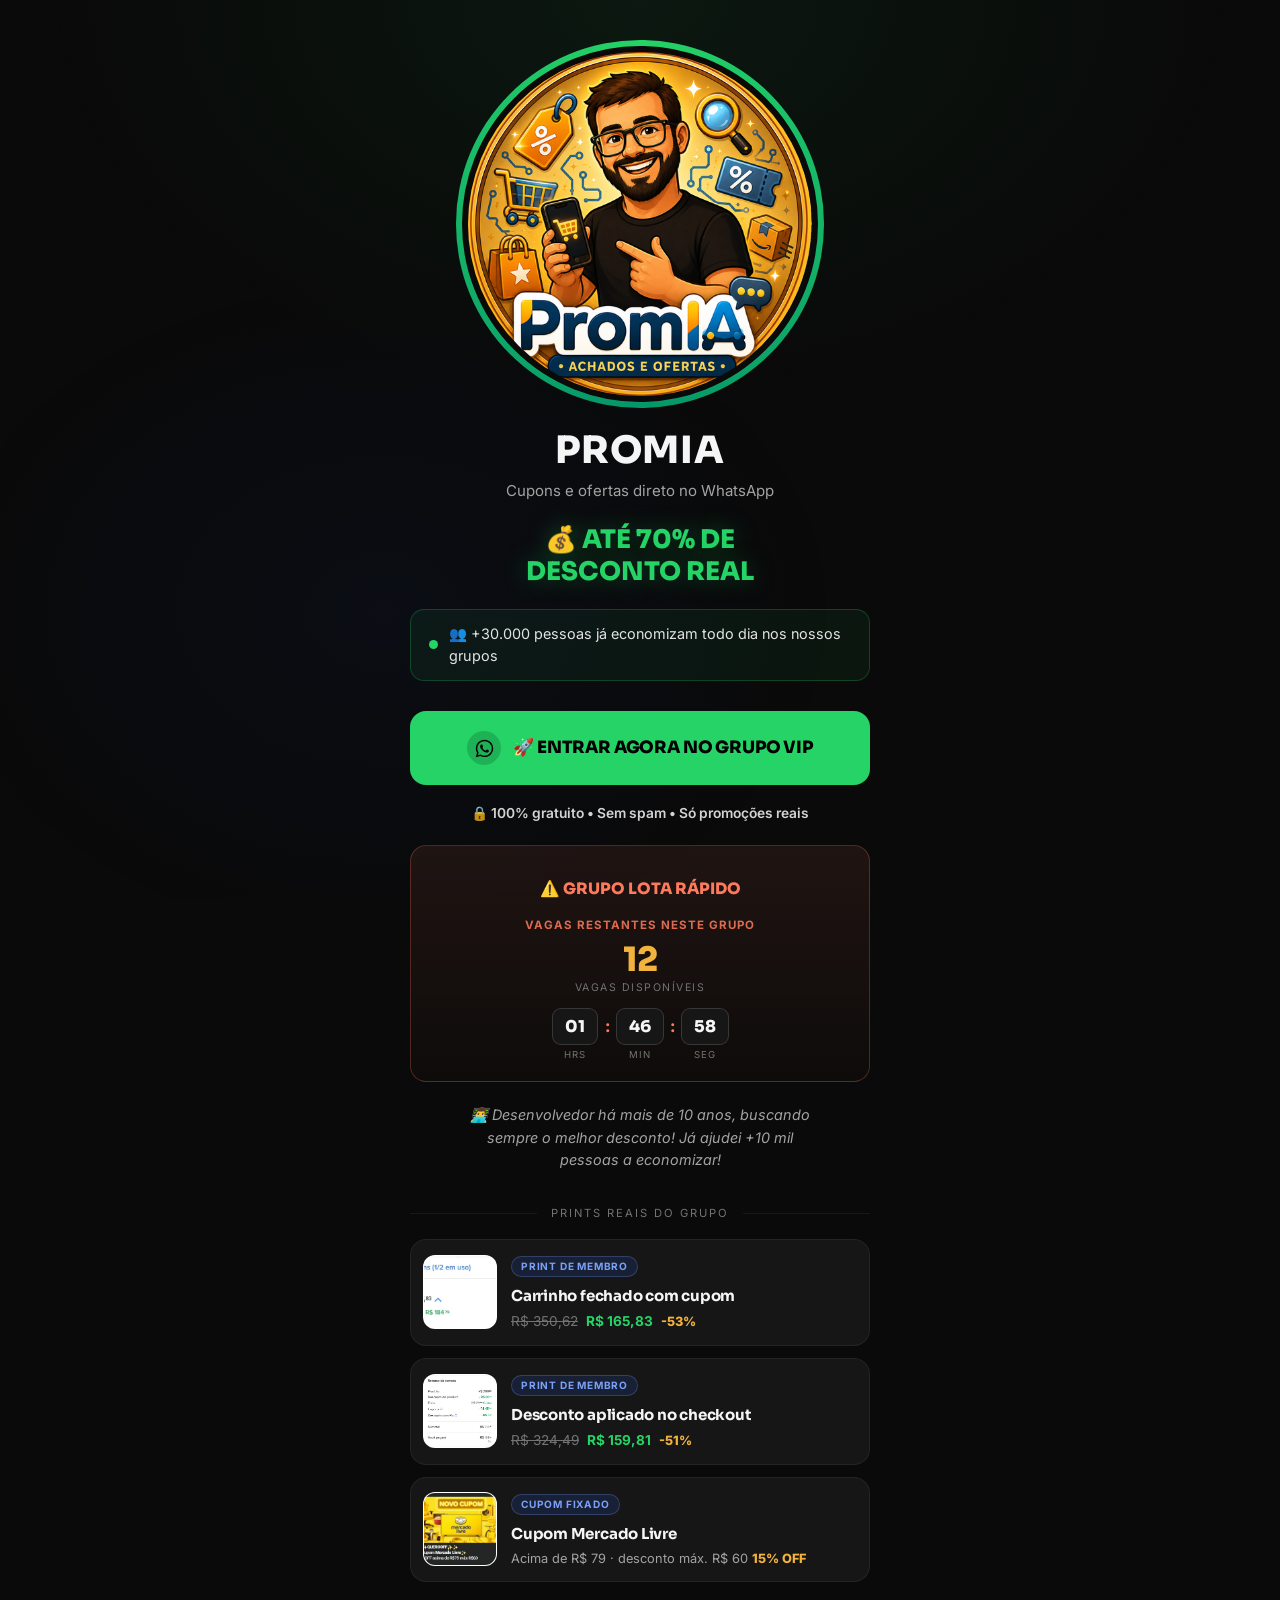
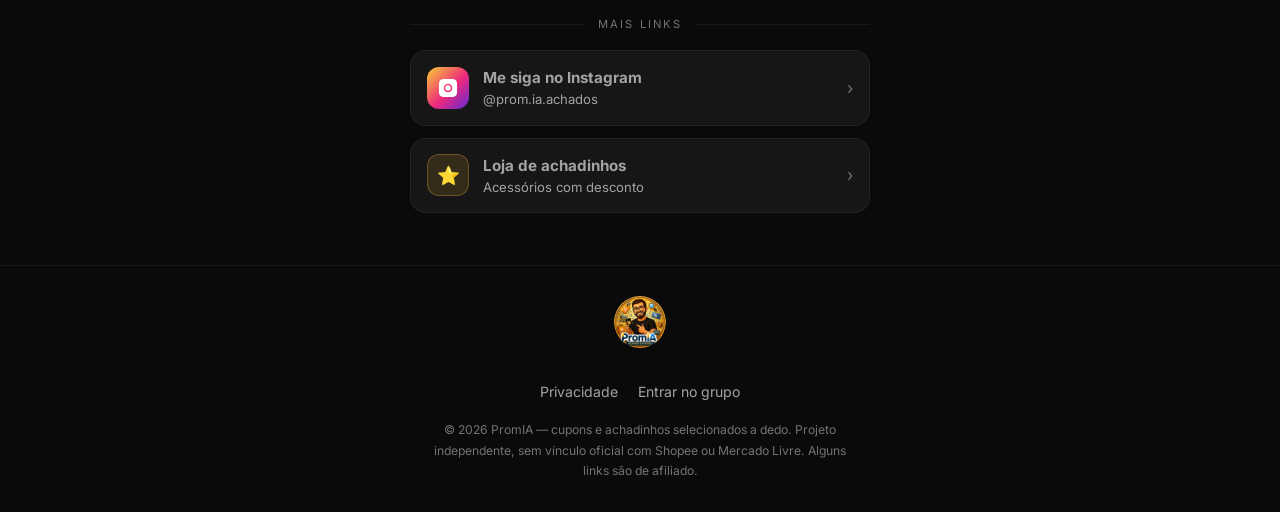
<file: index.html>
<!DOCTYPE html>
<html lang="pt-BR">
<head>
<meta charset="UTF-8">
<meta name="viewport" content="width=device-width, initial-scale=1.0">
<title>PromIA — Cupons e ofertas direto no WhatsApp</title>
<meta name="description" content="Entre grátis no grupo VIP do PromIA e receba cupons e ofertas com descontos reais direto no WhatsApp, antes de acabarem.">
<meta name="theme-color" content="#0A0A0A">
<link rel="icon" type="image/png" href="assets/logo-selo.png">
<meta property="og:title" content="PromIA — Cupons e ofertas direto no WhatsApp">
<meta property="og:description" content="Entre grátis no grupo VIP e receba as ofertas antes de acabar. Até 70% de desconto real.">
<meta property="og:image" content="assets/logo-selo.png">
<meta property="og:type" content="website">
<link rel="preconnect" href="https://fonts.googleapis.com">
<link rel="preconnect" href="https://fonts.gstatic.com" crossorigin>
<link href="https://fonts.googleapis.com/css2?family=Sora:wght@400;600;700;800&family=Inter:wght@400;500;600;700&family=IBM+Plex+Mono:wght@400;500;600&display=swap" rel="stylesheet">
<link rel="stylesheet" href="assets/style.css">
<!-- ===== Meta Pixel (Facebook / Instagram Ads) =====
     Conjunto de dados (dataset) 2262492737927889 - conta do PromIA.
     O ID aparece 2x abaixo: no fbq('init', ...) e na URL do <noscript>. -->
<script>
!function(f,b,e,v,n,t,s){if(f.fbq)return;n=f.fbq=function(){n.callMethod?
n.callMethod.apply(n,arguments):n.queue.push(arguments)};if(!f._fbq)f._fbq=n;
n.push=n;n.loaded=!0;n.version='2.0';n.queue=[];t=b.createElement(e);t.async=!0;
t.src=v;s=b.getElementsByTagName(e)[0];s.parentNode.insertBefore(t,s)}(window,
document,'script','https://connect.facebook.net/en_US/fbevents.js');
fbq('init', '2262492737927889');
fbq('track', 'PageView');
</script>
<noscript><img height="1" width="1" style="display:none" alt=""
src="https://www.facebook.com/tr?id=2262492737927889&ev=PageView&noscript=1"></noscript>
<!-- ===== Fim do Meta Pixel ===== -->
</head>
<body>

<main class="page">

  <!-- ---------- LOGO ---------- -->
  <div class="avatar">
    <img src="assets/logo-selo.png" alt="PromIA — Achados e Ofertas" width="368" height="368">
  </div>

  <!-- ---------- CABEÇALHO ---------- -->
  <h1 class="brand-name">PromIA</h1>
  <p class="brand-tagline">Cupons e ofertas direto no WhatsApp</p>
  <p class="headline">💰 ATÉ 70% DE DESCONTO REAL</p>

  <!-- ---------- PROVA SOCIAL ---------- -->
  <div class="social-pill">
    <span class="dot" aria-hidden="true"></span>
    <span>👥 +30.000 pessoas já economizam todo dia nos nossos grupos</span>
  </div>

  <!-- ---------- CTA ---------- -->
  <a class="btn-wa" href="https://chat.whatsapp.com/D9WP1ZRPdM7AyRFibJAsS7" target="_blank" rel="noopener">
    <span class="wa-ic" aria-hidden="true">
      <svg viewBox="0 0 24 24"><path d="M12.04 2C6.58 2 2.13 6.45 2.13 11.91c0 1.75.46 3.45 1.32 4.95L2 22l5.25-1.38a9.86 9.86 0 004.79 1.22h.01c5.46 0 9.91-4.45 9.91-9.91C21.96 6.45 17.5 2 12.04 2zm0 18.15h-.01a8.2 8.2 0 01-4.18-1.15l-.3-.18-3.11.82.83-3.04-.2-.31a8.16 8.16 0 01-1.25-4.38c0-4.54 3.7-8.23 8.24-8.23 2.2 0 4.27.86 5.82 2.41a8.18 8.18 0 012.41 5.83c0 4.54-3.7 8.23-8.25 8.23zm4.52-6.16c-.25-.12-1.47-.72-1.69-.81-.23-.08-.39-.12-.56.13-.16.24-.64.8-.79.97-.14.16-.29.18-.54.06-.25-.12-1.05-.39-1.99-1.23-.74-.66-1.23-1.47-1.38-1.72-.14-.25-.01-.38.11-.5.11-.11.25-.29.37-.43.13-.15.17-.25.25-.41.08-.17.04-.31-.02-.43-.06-.12-.56-1.34-.76-1.84-.2-.48-.41-.42-.56-.43h-.48c-.17 0-.43.06-.66.31-.22.25-.87.85-.87 2.07s.89 2.4 1.02 2.56c.12.17 1.75 2.67 4.23 3.74.59.26 1.05.41 1.41.52.59.19 1.13.16 1.56.1.48-.07 1.47-.6 1.67-1.18.21-.58.21-1.07.14-1.18-.06-.11-.22-.17-.47-.29z"/></svg>
    </span>
    <span class="wa-txt">🚀 ENTRAR AGORA NO GRUPO VIP</span>
  </a>
  <p class="trust">🔒 100% gratuito • Sem spam • Só promoções reais</p>

  <!-- ---------- ESCASSEZ ----------
       O contador reinicia a cada visita. Para mudar a duração,
       edite MINUTOS_TOTAIS no script do final da página. -->
  <section class="scarcity">
    <p class="sc-title">⚠️ GRUPO LOTA RÁPIDO</p>
    <span class="sc-label">Vagas restantes neste grupo</span>
    <strong class="sc-num" id="vagas">12</strong>
    <span class="sc-num-label">vagas disponíveis</span>
    <div class="timer" role="timer" aria-live="off">
      <span class="seg"><b id="t-h">01</b><span>Hrs</span></span>
      <span class="sep">:</span>
      <span class="seg"><b id="t-m">47</b><span>Min</span></span>
      <span class="sep">:</span>
      <span class="seg"><b id="t-s">00</b><span>Seg</span></span>
    </div>
  </section>

  <!-- ---------- BIO ---------- -->
  <p class="bio">👨‍💻 Desenvolvedor há mais de 10 anos, buscando sempre o melhor desconto! Já ajudei +10 mil pessoas a economizar!</p>

  <!-- ---------- PROVA REAL ----------
       Cards com prints reais enviados por quem está no grupo.

       QUANDO TIVER DEPOIMENTOS REAIS (nome + fala autorizada pela pessoa),
       é só copiar o modelo abaixo para dentro de <div class="proofs">:

       <article class="proof-card">
         <div class="shot"><img src="assets/depoimentos/NOME.jpg" alt="Foto de NOME"></div>
         <div>
           <span class="tag">Membro do grupo</span>
           <h3>NOME REAL — CIDADE, UF</h3>
           <p class="plain">"FALA REAL DA PESSOA, COM AUTORIZAÇÃO."</p>
         </div>
       </article>
  -->
  <p class="section-label">Prints reais do grupo</p>
  <div class="proofs">

    <article class="proof-card">
      <div class="shot"><img src="assets/produtos/carrinho.png" alt="Print de um membro: carrinho de R$ 350,62 fechado por R$ 165,83" loading="lazy"></div>
      <div>
        <span class="tag">Print de membro</span>
        <h3>Carrinho fechado com cupom</h3>
        <p class="nums">
          <span class="was">R$ 350,62</span>
          <span class="now">R$ 165,83</span>
          <span class="off">-53%</span>
        </p>
      </div>
    </article>

    <article class="proof-card">
      <div class="shot"><img src="assets/produtos/checkout.png" alt="Print de um membro: desconto do grupo aplicado no checkout" loading="lazy"></div>
      <div>
        <span class="tag">Print de membro</span>
        <h3>Desconto aplicado no checkout</h3>
        <p class="nums">
          <span class="was">R$ 324,49</span>
          <span class="now">R$ 159,81</span>
          <span class="off">-51%</span>
        </p>
      </div>
    </article>

    <article class="proof-card">
      <div class="shot"><img src="assets/produtos/cupom-ml.png" alt="Cupom do Mercado Livre fixado no topo do grupo" loading="lazy"></div>
      <div>
        <span class="tag">Cupom fixado</span>
        <h3>Cupom Mercado Livre</h3>
        <p class="plain">Acima de R$ 79 · desconto máx. R$ 60 <b class="off">15% OFF</b></p>
      </div>
    </article>

  </div>

  <!-- ---------- MAIS LINKS ---------- -->
  <p class="section-label">Mais links</p>
  <div class="links">

    <a class="link-row" href="https://www.instagram.com/prom.ia.achados/" target="_blank" rel="noopener">
      <span class="ic ig" aria-hidden="true">
        <svg viewBox="0 0 24 24"><path d="M12 2.16c3.2 0 3.58.01 4.85.07 1.17.05 1.8.25 2.23.41.56.22.96.48 1.38.9.42.42.68.82.9 1.38.16.42.36 1.06.41 2.23.06 1.27.07 1.65.07 4.85s-.01 3.58-.07 4.85c-.05 1.17-.25 1.8-.41 2.23-.22.56-.48.96-.9 1.38-.42.42-.82.68-1.38.9-.42.16-1.06.36-2.23.41-1.27.06-1.65.07-4.85.07s-3.58-.01-4.85-.07c-1.17-.05-1.8-.25-2.23-.41-.56-.22-.96-.48-1.38-.9-.42-.42-.68-.82-.9-1.38-.16-.42-.36-1.06-.41-2.23C2.17 15.58 2.16 15.2 2.16 12s.01-3.58.07-4.85c.05-1.17.25-1.8.41-2.23.22-.56.48-.96.9-1.38.42-.42.82-.68 1.38-.9.42-.16 1.06-.36 2.23-.41C8.42 2.17 8.8 2.16 12 2.16zm0 5.18a4.66 4.66 0 100 9.32 4.66 4.66 0 000-9.32zm0 7.69a3.03 3.03 0 110-6.06 3.03 3.03 0 010 6.06zm5.93-7.87a1.09 1.09 0 11-2.18 0 1.09 1.09 0 012.18 0z"/></svg>
      </span>
      <span class="txt">
        <b>Me siga no Instagram</b>
        <span>@prom.ia.achados</span>
      </span>
      <span class="chev" aria-hidden="true">›</span>
    </a>

    <a class="link-row" href="https://meli.la/1AtuvBe" target="_blank" rel="noopener">
      <span class="ic store" aria-hidden="true">⭐</span>
      <span class="txt">
        <b>Loja de achadinhos</b>
        <span>Acessórios com desconto</span>
      </span>
      <span class="chev" aria-hidden="true">›</span>
    </a>

  </div>

</main>

<footer>
  <a class="footer-brand" href="index.html"><img src="assets/logo-selo.png" alt="PromIA"></a>
  <ul class="footer-links">
    <li><a href="privacidade.html">Privacidade</a></li>
    <li><a href="https://chat.whatsapp.com/D9WP1ZRPdM7AyRFibJAsS7" target="_blank" rel="noopener">Entrar no grupo</a></li>
  </ul>
  <p class="footer-note">© 2026 PromIA — cupons e achadinhos selecionados a dedo. Projeto independente, sem vínculo oficial com Shopee ou Mercado Livre. Alguns links são de afiliado.</p>
</footer>

<!-- ===== Contador regressivo + vagas ===== -->
<script>
(function(){
  var MINUTOS_TOTAIS = 107;   /* 1h47 */
  var VAGAS_INICIAIS = 12;
  var VAGAS_MINIMAS  = 3;

  var elH = document.getElementById('t-h');
  var elM = document.getElementById('t-m');
  var elS = document.getElementById('t-s');
  var elV = document.getElementById('vagas');
  if(!elH) return;

  var totalSeg = MINUTOS_TOTAIS * 60;
  var fim = Date.now() + totalSeg * 1000;

  function dois(n){ return (n < 10 ? '0' : '') + n; }

  function tick(){
    var restam = Math.max(0, Math.round((fim - Date.now()) / 1000));
    elH.textContent = dois(Math.floor(restam / 3600));
    elM.textContent = dois(Math.floor(restam % 3600 / 60));
    elS.textContent = dois(restam % 60);

    if(elV){
      var decorrido = totalSeg - restam;
      var caiu = Math.floor(decorrido / 540);  /* -1 vaga a cada 9 min */
      elV.textContent = Math.max(VAGAS_MINIMAS, VAGAS_INICIAIS - caiu);
    }
    if(restam === 0) fim = Date.now() + totalSeg * 1000;  /* reinicia */
  }

  tick();
  setInterval(tick, 1000);
})();
</script>

<!-- ===== Meta Pixel: evento Lead ao clicar em qualquer botao do WhatsApp ===== -->
<script>
(function () {
  var SELETOR = 'a[href*="chat.whatsapp.com"]';
  var contou = false;

  function jaContou() {
    if (contou) return true;
    try { return sessionStorage.getItem('promia_lead') === '1'; } catch (e) { return false; }
  }
  function marcaContou() {
    contou = true;
    try { sessionStorage.setItem('promia_lead', '1'); } catch (e) {}
  }
  function ondeEsta(el) {
    if (el.closest('footer')) return 'rodape';
    return 'cta-principal';
  }

  document.addEventListener('click', function (ev) {
    var alvo = ev.target && ev.target.closest ? ev.target.closest(SELETOR) : null;
    if (!alvo) return;

    // 1 Lead por sessao. Apague o bloco abaixo se quiser contar todo clique.
    if (jaContou()) return;
    marcaContou();

    try {
      if (typeof fbq === 'function') {
        fbq('track', 'Lead', {
          content_name: (alvo.textContent || 'Entrar no grupo').replace(/\s+/g, ' ').trim(),
          content_category: 'grupo-whatsapp',
          source: ondeEsta(alvo),
          page: location.pathname
        }, { eventID: 'lead-' + Date.now() + '-' + Math.random().toString(16).slice(2) });
      }
    } catch (e) {}
  }, true);
})();
</script>
<!-- ===== Fim do evento Lead ===== -->

</body>
</html>
</file>
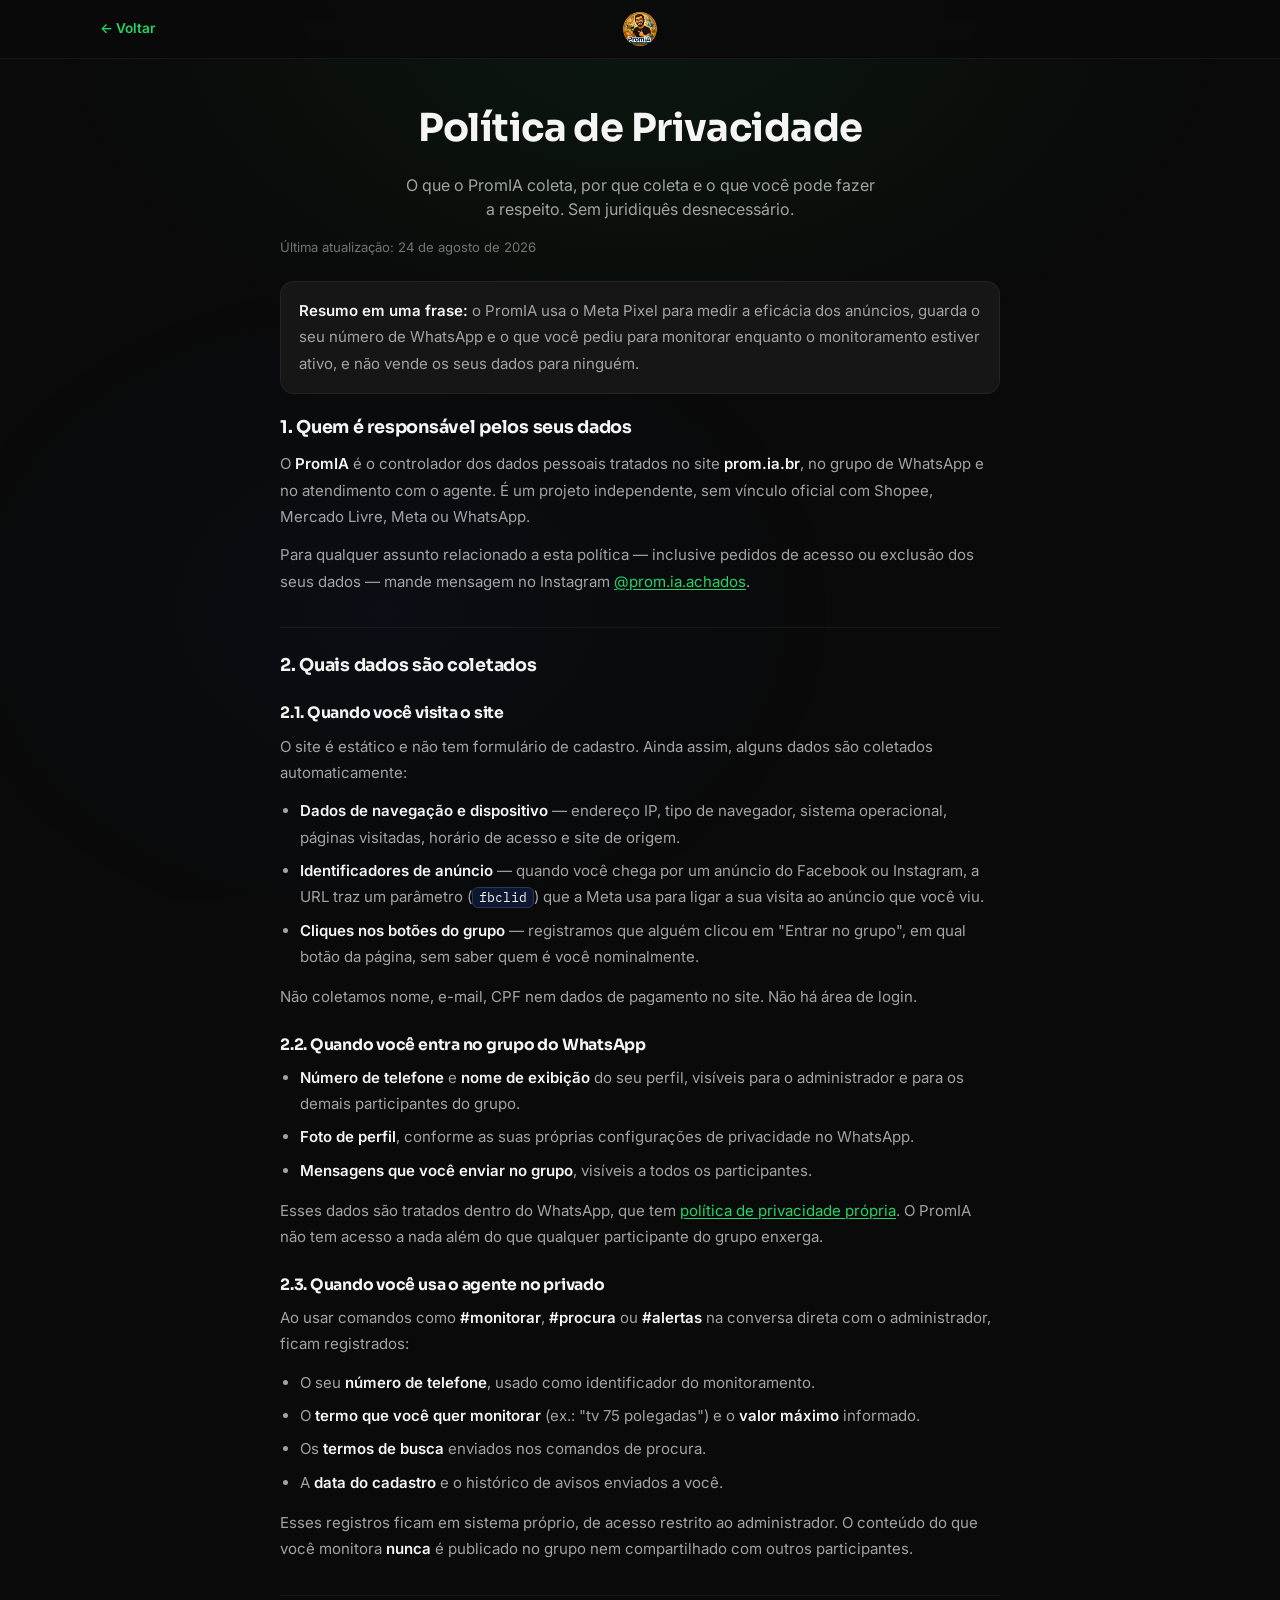
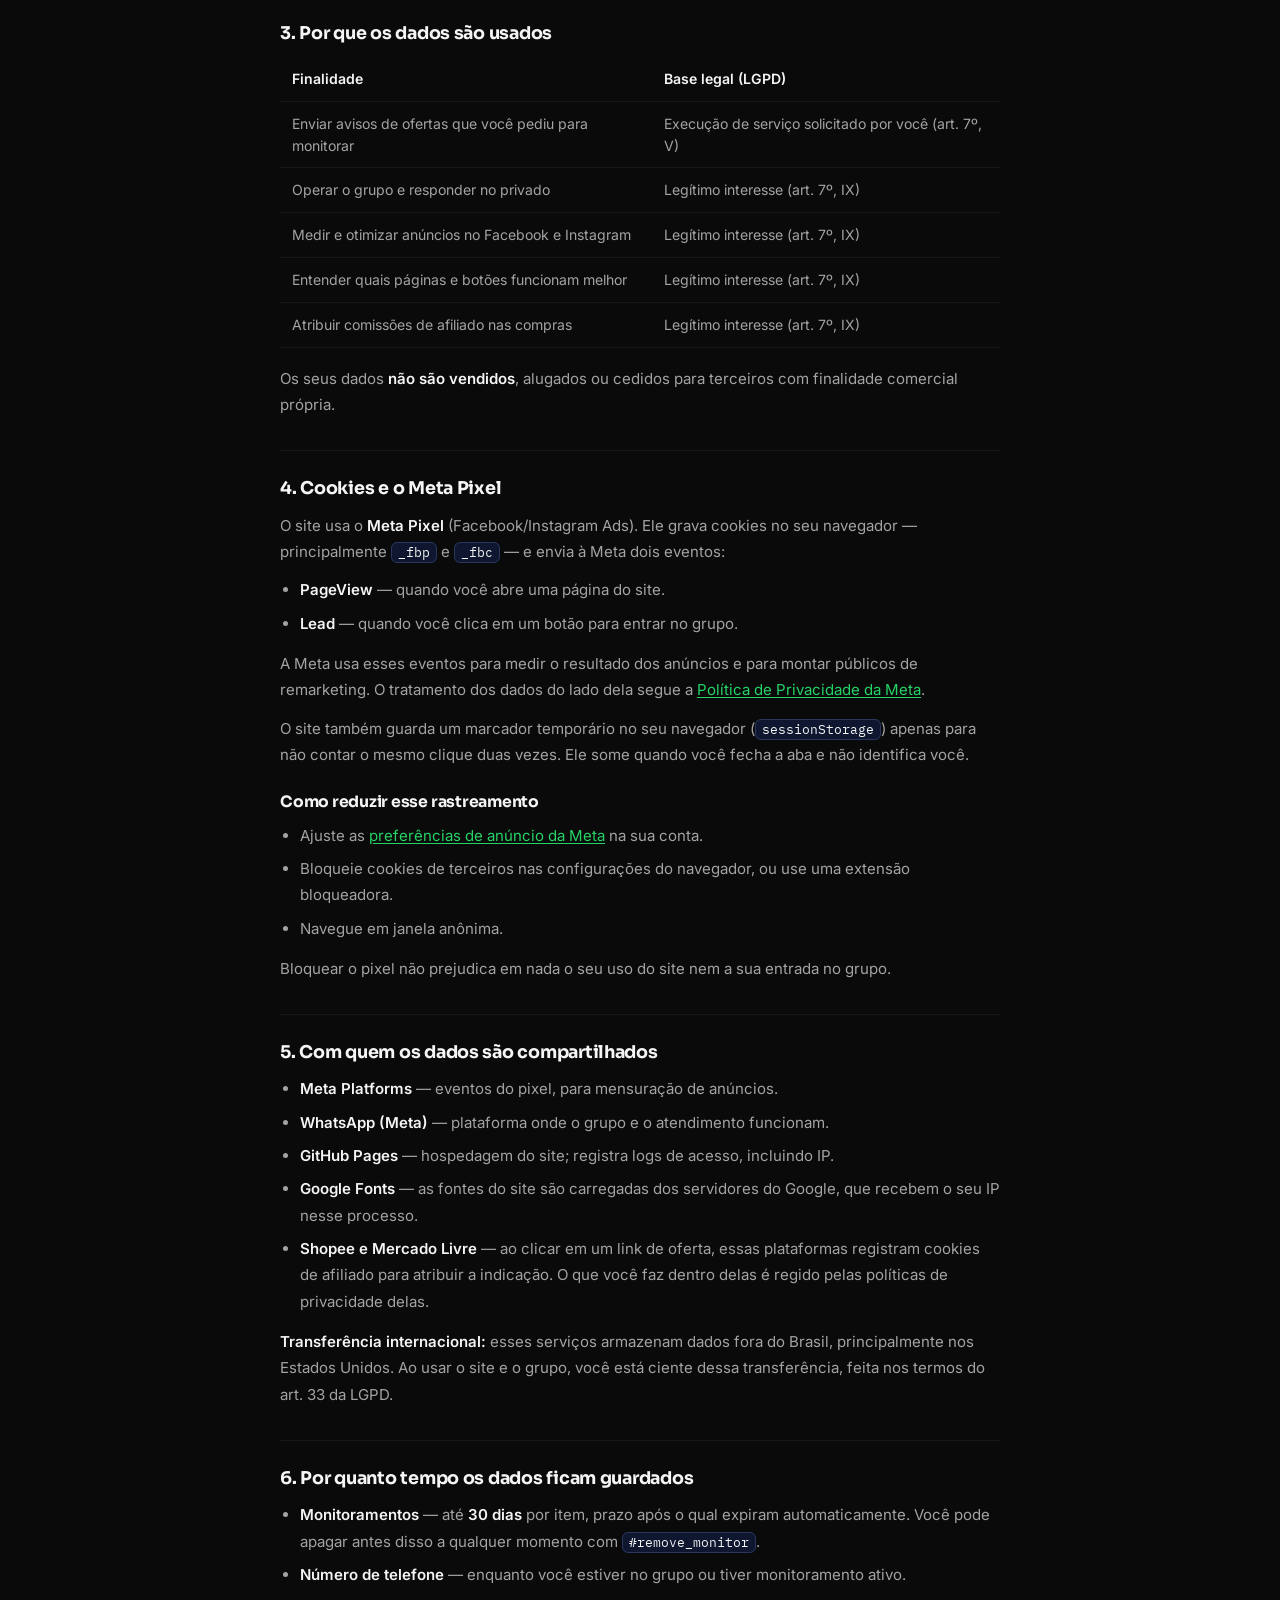
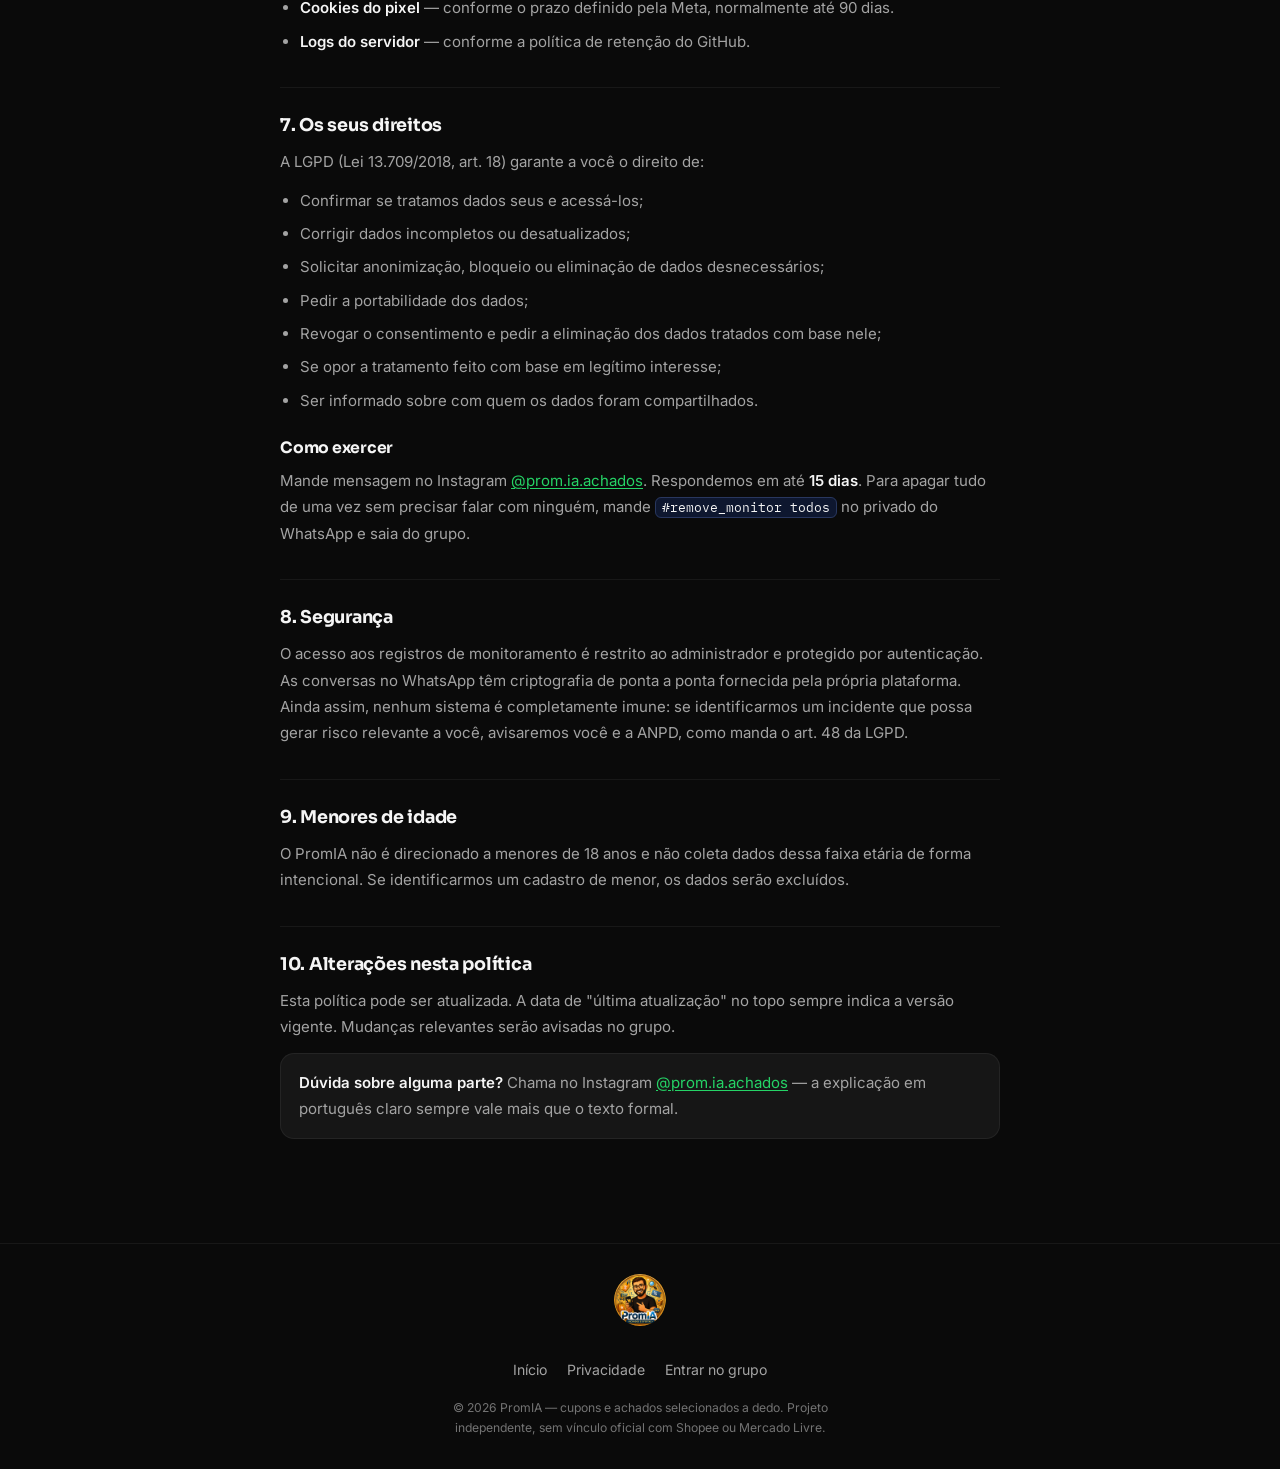
<file: privacidade.html>
<!DOCTYPE html>
<html lang="pt-BR">
<head>
<meta charset="UTF-8">
<meta name="viewport" content="width=device-width, initial-scale=1.0">
<title>Política de Privacidade — PromIA</title>
<meta name="description" content="Como o PromIA coleta, usa e protege os seus dados no site prom.ia.br, no grupo do WhatsApp e no atendimento com o agente.">
<meta name="theme-color" content="#0A0A0A">
<meta name="robots" content="index, follow">
<link rel="icon" type="image/png" href="assets/logo-selo.png">
<meta property="og:title" content="Política de Privacidade — PromIA">
<meta property="og:description" content="Como o PromIA coleta, usa e protege os seus dados.">
<meta property="og:image" content="assets/logo-selo.png">
<meta property="og:type" content="website">
<link rel="preconnect" href="https://fonts.googleapis.com">
<link rel="preconnect" href="https://fonts.gstatic.com" crossorigin>
<link href="https://fonts.googleapis.com/css2?family=Sora:wght@400;600;700;800&family=Inter:wght@400;500;600;700&family=IBM+Plex+Mono:wght@400;500;600&display=swap" rel="stylesheet">
<link rel="stylesheet" href="assets/style.css">
</head>
<body>

<header class="topbar with-back">
  <div class="inner">
    <a class="back-link" href="index.html">← Voltar</a>
    <a class="brand brand-selo" href="index.html"><img src="assets/logo-selo.png" alt="PromIA — Achados e Ofertas"></a>
    <span style="width:56px"></span>
  </div>
</header>

<main>

  <section class="page-hero">
    <div class="wrap-narrow">
      <h1>Política de Privacidade</h1>
      <p>O que o PromIA coleta, por que coleta e o que você pode fazer a respeito. Sem juridiquês desnecessário.</p>
    </div>
  </section>

  <section class="legal">
    <div class="wrap-narrow">

      <p class="updated">Última atualização: 24 de agosto de 2026</p>

      <div class="legal-box">
        <p><b>Resumo em uma frase:</b> o PromIA usa o Meta Pixel para medir a eficácia dos anúncios, guarda o seu número de WhatsApp e o que você pediu para monitorar enquanto o monitoramento estiver ativo, e não vende os seus dados para ninguém.</p>
      </div>

      <h2>1. Quem é responsável pelos seus dados</h2>
      <p>O <b>PromIA</b> é o controlador dos dados pessoais tratados no site <b>prom.ia.br</b>, no grupo de WhatsApp e no atendimento com o agente. É um projeto independente, sem vínculo oficial com Shopee, Mercado Livre, Meta ou WhatsApp.</p>
      <p>Para qualquer assunto relacionado a esta política — inclusive pedidos de acesso ou exclusão dos seus dados — mande mensagem no Instagram <a href="https://www.instagram.com/prom.ia.achados/" target="_blank" rel="noopener">@prom.ia.achados</a>.</p>

      <h2>2. Quais dados são coletados</h2>

      <h3>2.1. Quando você visita o site</h3>
      <p>O site é estático e não tem formulário de cadastro. Ainda assim, alguns dados são coletados automaticamente:</p>
      <ul>
        <li><b>Dados de navegação e dispositivo</b> — endereço IP, tipo de navegador, sistema operacional, páginas visitadas, horário de acesso e site de origem.</li>
        <li><b>Identificadores de anúncio</b> — quando você chega por um anúncio do Facebook ou Instagram, a URL traz um parâmetro (<code>fbclid</code>) que a Meta usa para ligar a sua visita ao anúncio que você viu.</li>
        <li><b>Cliques nos botões do grupo</b> — registramos que alguém clicou em "Entrar no grupo", em qual botão da página, sem saber quem é você nominalmente.</li>
      </ul>
      <p>Não coletamos nome, e-mail, CPF nem dados de pagamento no site. Não há área de login.</p>

      <h3>2.2. Quando você entra no grupo do WhatsApp</h3>
      <ul>
        <li><b>Número de telefone</b> e <b>nome de exibição</b> do seu perfil, visíveis para o administrador e para os demais participantes do grupo.</li>
        <li><b>Foto de perfil</b>, conforme as suas próprias configurações de privacidade no WhatsApp.</li>
        <li><b>Mensagens que você enviar no grupo</b>, visíveis a todos os participantes.</li>
      </ul>
      <p>Esses dados são tratados dentro do WhatsApp, que tem <a href="https://www.whatsapp.com/legal/privacy-policy" target="_blank" rel="noopener">política de privacidade própria</a>. O PromIA não tem acesso a nada além do que qualquer participante do grupo enxerga.</p>

      <h3>2.3. Quando você usa o agente no privado</h3>
      <p>Ao usar comandos como <b>#monitorar</b>, <b>#procura</b> ou <b>#alertas</b> na conversa direta com o administrador, ficam registrados:</p>
      <ul>
        <li>O seu <b>número de telefone</b>, usado como identificador do monitoramento.</li>
        <li>O <b>termo que você quer monitorar</b> (ex.: "tv 75 polegadas") e o <b>valor máximo</b> informado.</li>
        <li>Os <b>termos de busca</b> enviados nos comandos de procura.</li>
        <li>A <b>data do cadastro</b> e o histórico de avisos enviados a você.</li>
      </ul>
      <p>Esses registros ficam em sistema próprio, de acesso restrito ao administrador. O conteúdo do que você monitora <b>nunca</b> é publicado no grupo nem compartilhado com outros participantes.</p>

      <h2>3. Por que os dados são usados</h2>
      <div class="table-wrap">
      <table>
        <tr><th>Finalidade</th><th>Base legal (LGPD)</th></tr>
        <tr><td>Enviar avisos de ofertas que você pediu para monitorar</td><td>Execução de serviço solicitado por você (art. 7º, V)</td></tr>
        <tr><td>Operar o grupo e responder no privado</td><td>Legítimo interesse (art. 7º, IX)</td></tr>
        <tr><td>Medir e otimizar anúncios no Facebook e Instagram</td><td>Legítimo interesse (art. 7º, IX)</td></tr>
        <tr><td>Entender quais páginas e botões funcionam melhor</td><td>Legítimo interesse (art. 7º, IX)</td></tr>
        <tr><td>Atribuir comissões de afiliado nas compras</td><td>Legítimo interesse (art. 7º, IX)</td></tr>
      </table>
      </div>
      <p>Os seus dados <b>não são vendidos</b>, alugados ou cedidos para terceiros com finalidade comercial própria.</p>

      <h2>4. Cookies e o Meta Pixel</h2>
      <p>O site usa o <b>Meta Pixel</b> (Facebook/Instagram Ads). Ele grava cookies no seu navegador — principalmente <code>_fbp</code> e <code>_fbc</code> — e envia à Meta dois eventos:</p>
      <ul>
        <li><b>PageView</b> — quando você abre uma página do site.</li>
        <li><b>Lead</b> — quando você clica em um botão para entrar no grupo.</li>
      </ul>
      <p>A Meta usa esses eventos para medir o resultado dos anúncios e para montar públicos de remarketing. O tratamento dos dados do lado dela segue a <a href="https://www.facebook.com/privacy/policy" target="_blank" rel="noopener">Política de Privacidade da Meta</a>.</p>
      <p>O site também guarda um marcador temporário no seu navegador (<code>sessionStorage</code>) apenas para não contar o mesmo clique duas vezes. Ele some quando você fecha a aba e não identifica você.</p>

      <h3>Como reduzir esse rastreamento</h3>
      <ul>
        <li>Ajuste as <a href="https://accountscenter.facebook.com/ad_preferences" target="_blank" rel="noopener">preferências de anúncio da Meta</a> na sua conta.</li>
        <li>Bloqueie cookies de terceiros nas configurações do navegador, ou use uma extensão bloqueadora.</li>
        <li>Navegue em janela anônima.</li>
      </ul>
      <p>Bloquear o pixel não prejudica em nada o seu uso do site nem a sua entrada no grupo.</p>

      <h2>5. Com quem os dados são compartilhados</h2>
      <ul>
        <li><b>Meta Platforms</b> — eventos do pixel, para mensuração de anúncios.</li>
        <li><b>WhatsApp (Meta)</b> — plataforma onde o grupo e o atendimento funcionam.</li>
        <li><b>GitHub Pages</b> — hospedagem do site; registra logs de acesso, incluindo IP.</li>
        <li><b>Google Fonts</b> — as fontes do site são carregadas dos servidores do Google, que recebem o seu IP nesse processo.</li>
        <li><b>Shopee e Mercado Livre</b> — ao clicar em um link de oferta, essas plataformas registram cookies de afiliado para atribuir a indicação. O que você faz dentro delas é regido pelas políticas de privacidade delas.</li>
      </ul>
      <p><b>Transferência internacional:</b> esses serviços armazenam dados fora do Brasil, principalmente nos Estados Unidos. Ao usar o site e o grupo, você está ciente dessa transferência, feita nos termos do art. 33 da LGPD.</p>

      <h2>6. Por quanto tempo os dados ficam guardados</h2>
      <ul>
        <li><b>Monitoramentos</b> — até <b>30 dias</b> por item, prazo após o qual expiram automaticamente. Você pode apagar antes disso a qualquer momento com <code>#remove_monitor</code>.</li>
        <li><b>Número de telefone</b> — enquanto você estiver no grupo ou tiver monitoramento ativo.</li>
        <li><b>Cookies do pixel</b> — conforme o prazo definido pela Meta, normalmente até 90 dias.</li>
        <li><b>Logs do servidor</b> — conforme a política de retenção do GitHub.</li>
      </ul>

      <h2>7. Os seus direitos</h2>
      <p>A LGPD (Lei 13.709/2018, art. 18) garante a você o direito de:</p>
      <ul>
        <li>Confirmar se tratamos dados seus e acessá-los;</li>
        <li>Corrigir dados incompletos ou desatualizados;</li>
        <li>Solicitar anonimização, bloqueio ou eliminação de dados desnecessários;</li>
        <li>Pedir a portabilidade dos dados;</li>
        <li>Revogar o consentimento e pedir a eliminação dos dados tratados com base nele;</li>
        <li>Se opor a tratamento feito com base em legítimo interesse;</li>
        <li>Ser informado sobre com quem os dados foram compartilhados.</li>
      </ul>

      <h3>Como exercer</h3>
      <p>Mande mensagem no Instagram <a href="https://www.instagram.com/prom.ia.achados/" target="_blank" rel="noopener">@prom.ia.achados</a>. Respondemos em até <b>15 dias</b>. Para apagar tudo de uma vez sem precisar falar com ninguém, mande <code>#remove_monitor todos</code> no privado do WhatsApp e saia do grupo.</p>

      <h2>8. Segurança</h2>
      <p>O acesso aos registros de monitoramento é restrito ao administrador e protegido por autenticação. As conversas no WhatsApp têm criptografia de ponta a ponta fornecida pela própria plataforma. Ainda assim, nenhum sistema é completamente imune: se identificarmos um incidente que possa gerar risco relevante a você, avisaremos você e a ANPD, como manda o art. 48 da LGPD.</p>

      <h2>9. Menores de idade</h2>
      <p>O PromIA não é direcionado a menores de 18 anos e não coleta dados dessa faixa etária de forma intencional. Se identificarmos um cadastro de menor, os dados serão excluídos.</p>

      <h2>10. Alterações nesta política</h2>
      <p>Esta política pode ser atualizada. A data de "última atualização" no topo sempre indica a versão vigente. Mudanças relevantes serão avisadas no grupo.</p>

      <div class="legal-box">
        <p><b>Dúvida sobre alguma parte?</b> Chama no Instagram <a href="https://www.instagram.com/prom.ia.achados/" target="_blank" rel="noopener">@prom.ia.achados</a> — a explicação em português claro sempre vale mais que o texto formal.</p>
      </div>

    </div>
  </section>

</main>

<footer>
  <a class="footer-brand brand-selo" href="index.html"><img src="assets/logo-selo.png" alt="PromIA"></a>
  <ul class="footer-links">
    <li><a href="index.html">Início</a></li>
    <li><a href="privacidade.html">Privacidade</a></li>
    <li><a href="https://chat.whatsapp.com/D9WP1ZRPdM7AyRFibJAsS7" target="_blank" rel="noopener">Entrar no grupo</a></li>
  </ul>
  <p class="footer-note">© 2026 PromIA — cupons e achados selecionados a dedo. Projeto independente, sem vínculo oficial com Shopee ou Mercado Livre.</p>
</footer>

</body>
</html>
</file>
<file: assets/style.css>
/* ===== PromIA — estilos ===== */
:root{
  --bg:#0A0A0A;
  --surface:#161616;
  --surface-2:#202020;
  --ink:#F5F5F5;
  --muted:#A3A3A3;
  --muted-soft:#737373;
  --blue:#2657D9;
  --blue-light:#7CA0F7;
  --gold:#F2B23E;
  --alert:#FF7A5C;
  --wa-green:#25D366;
  --wa-green-dark:#16A34A;
  --line:rgba(255,255,255,.06);
  --line-strong:rgba(255,255,255,.14);
  --radius:16px;
}

*{box-sizing:border-box;}
html{-webkit-text-size-adjust:100%;scroll-behavior:smooth;}
body{
  margin:0;
  background:var(--bg);
  color:var(--ink);
  font-family:'Inter',system-ui,-apple-system,sans-serif;
  line-height:1.55;
  -webkit-font-smoothing:antialiased;
}
body::before{
  content:"";position:fixed;inset:0;pointer-events:none;z-index:0;
  background:
    radial-gradient(600px 400px at 50% 0%, rgba(37,211,102,.07), transparent),
    radial-gradient(460px 340px at 30% 68%, rgba(38,87,217,.05), transparent);
}
main,footer{position:relative;z-index:1;}
h1,h2,h3{font-family:'Sora',system-ui,sans-serif;font-weight:700;margin:0;letter-spacing:-.015em;}
img{max-width:100%;display:block;}
a{color:inherit;}
@media (prefers-reduced-motion:reduce){
  *{animation:none !important;transition-duration:.01ms !important;}
}

/* ---------- COLUNA CENTRAL ---------- */
.page{
  max-width:500px;
  margin:0 auto;
  padding:40px 20px 8px;
  text-align:center;
}

/* ---------- LOGO ---------- */
.avatar{
  width:clamp(280px,84vw,368px);
  height:clamp(280px,84vw,368px);
  margin:0 auto 22px;
  border-radius:50%;
  padding:6px;
  background:conic-gradient(var(--wa-green),#059669,var(--wa-green));
  animation:ring-glow 3s ease-in-out infinite alternate;
}
.avatar img{
  width:100%;height:100%;border-radius:50%;object-fit:cover;
  border:6px solid var(--bg);background:var(--bg);
}
@keyframes ring-glow{
  0%{box-shadow:0 0 20px rgba(37,211,102,.20);}
  100%{box-shadow:0 0 35px rgba(37,211,102,.38);}
}

/* ---------- CABEÇALHO ---------- */
.brand-name{
  font-size:clamp(1.9rem,8vw,2.35rem);
  font-weight:800;
  letter-spacing:.02em;
  line-height:1.1;
  text-transform:uppercase;
}
.brand-tagline{
  margin:8px auto 0;
  max-width:32ch;
  font-size:.94rem;
  color:var(--muted);
}
.headline{
  margin:20px auto 0;
  max-width:16ch;
  font-family:'Sora',sans-serif;
  font-weight:800;
  font-size:clamp(1.28rem,5.6vw,1.6rem);
  line-height:1.25;
  color:var(--wa-green);
  text-shadow:0 0 24px rgba(37,211,102,.35);
}

/* ---------- PROVA SOCIAL ---------- */
.social-pill{
  display:flex;align-items:center;gap:11px;
  margin:22px auto 0;
  padding:13px 18px;
  background:rgba(37,211,102,.06);
  border:1px solid rgba(37,211,102,.24);
  border-radius:14px;
  font-size:.9rem;
  text-align:left;
  color:rgba(245,245,245,.92);
}
.social-pill .dot{
  flex:none;width:9px;height:9px;border-radius:50%;
  background:var(--wa-green);
  animation:pd 2s ease-in-out infinite;
}
@keyframes pd{
  0%,100%{opacity:1;transform:scale(1);}
  50%{opacity:.5;transform:scale(.8);}
}

/* ---------- BOTÃO WHATSAPP (neon pulsante) ---------- */
.btn-wa{
  position:relative;overflow:hidden;
  display:flex;align-items:center;justify-content:center;gap:12px;
  width:100%;
  margin:30px auto 0;
  padding:20px 22px;
  background:var(--wa-green);
  color:#000;
  border:0;
  border-radius:var(--radius);
  font-family:'Sora',sans-serif;
  font-weight:800;
  font-size:clamp(.95rem,3.7vw,1.06rem);
  letter-spacing:-.01em;
  text-decoration:none;
  cursor:pointer;
  transition:.25s cubic-bezier(.4,0,.2,1);
  animation:pulse-cta 2s cubic-bezier(.4,0,.6,1) infinite;
}
@keyframes pulse-cta{
  0%{transform:scale(1);box-shadow:0 0 30px rgba(37,211,102,.15);}
  50%{transform:scale(1.07);box-shadow:0 0 80px rgba(37,211,102,.5),0 0 120px rgba(37,211,102,.2);}
  100%{transform:scale(1);box-shadow:0 0 30px rgba(37,211,102,.15);}
}
.btn-wa::before{
  content:"";position:absolute;inset:0;
  background:linear-gradient(135deg,rgba(255,255,255,.18),transparent);
  opacity:0;transition:opacity .25s;
}
.btn-wa:hover{animation-play-state:paused;transform:scale(1.07);
  box-shadow:0 0 80px rgba(37,211,102,.55),0 0 130px rgba(37,211,102,.25);}
.btn-wa:hover::before{opacity:1;}
.btn-wa:active{transform:scale(1.02);}
.btn-wa .wa-ic{
  position:relative;z-index:1;
  flex:none;width:34px;height:34px;border-radius:50%;
  background:rgba(0,0,0,.16);
  display:flex;align-items:center;justify-content:center;
}
.btn-wa .wa-ic svg{width:21px;height:21px;fill:#000;}
.btn-wa .wa-txt{position:relative;z-index:1;}

.trust{
  margin:18px auto 0;
  font-size:.86rem;
  font-weight:600;
  color:rgba(245,245,245,.86);
}

/* ---------- ESCASSEZ ---------- */
.scarcity{
  margin:20px auto 0;
  padding:16px 18px 18px;
  background:linear-gradient(180deg,rgba(255,122,92,.09),rgba(255,122,92,.02));
  border:1px solid rgba(255,122,92,.26);
  border-radius:var(--radius);
}
.scarcity .sc-title{
  font-family:'Sora',sans-serif;font-weight:800;
  font-size:.98rem;color:var(--alert);
}
.scarcity .sc-label{
  display:block;margin-top:4px;
  font-size:.72rem;font-weight:700;letter-spacing:.09em;text-transform:uppercase;
  color:rgba(255,122,92,.85);
}
.scarcity .sc-num{
  display:block;margin-top:8px;
  font-family:'Sora',sans-serif;font-weight:800;
  font-size:2.1rem;line-height:1;color:var(--gold);
}
.scarcity .sc-num-label{
  display:block;margin-top:3px;
  font-size:.66rem;letter-spacing:.14em;text-transform:uppercase;
  color:var(--muted-soft);
}
.timer{
  display:flex;align-items:flex-start;justify-content:center;gap:6px;
  margin-top:12px;
}
.timer .seg{display:flex;flex-direction:column;align-items:center;gap:3px;min-width:48px;}
.timer .seg b{
  font-family:'Sora',sans-serif;font-weight:800;font-size:1.02rem;
  background:var(--surface);
  border:1px solid var(--line-strong);
  border-radius:9px;
  padding:5px 12px;min-width:46px;
}
.timer .seg span{font-size:.6rem;letter-spacing:.12em;text-transform:uppercase;color:var(--muted-soft);}
.timer .sep{font-weight:800;color:var(--alert);padding-top:6px;}

/* ---------- BIO ---------- */
.bio{
  margin:22px auto 0;
  max-width:38ch;
  font-size:.9rem;
  font-style:italic;
  color:var(--muted);
}

/* ---------- PROVA REAL ---------- */
.section-label{
  display:flex;align-items:center;gap:14px;
  margin:34px 0 16px;
  font-size:.7rem;letter-spacing:.18em;text-transform:uppercase;
  color:var(--muted-soft);
}
.section-label::before,.section-label::after{
  content:"";flex:1;height:1px;background:var(--line);
}
.proofs{display:flex;flex-direction:column;gap:12px;}
.proof-card{
  display:flex;align-items:center;gap:14px;
  padding:12px;
  background:var(--surface);
  border:1px solid var(--line);
  border-radius:var(--radius);
  text-align:left;
}
.proof-card .shot{
  flex:none;width:74px;height:74px;border-radius:12px;overflow:hidden;
  background:#fff;border:1px solid var(--line);
}
.proof-card .shot img{width:100%;height:100%;object-fit:cover;object-position:top center;}
.proof-card .tag{
  display:inline-block;
  font-size:.63rem;font-weight:700;letter-spacing:.08em;text-transform:uppercase;
  color:var(--blue-light);
  background:rgba(38,87,217,.16);
  border:1px solid rgba(124,160,247,.26);
  border-radius:100px;padding:2px 9px;
}
.proof-card h3{margin:7px 0 4px;font-size:.94rem;font-weight:700;}
.proof-card .nums{display:flex;align-items:baseline;gap:8px;flex-wrap:wrap;font-size:.85rem;margin:0;}
.proof-card .was{color:var(--muted-soft);text-decoration:line-through;}
.proof-card .now{color:var(--wa-green);font-weight:700;}
.proof-card .plain{color:var(--muted);font-size:.8rem;margin:0;}
.proof-card .off{color:var(--gold);font-weight:800;font-size:.8rem;}

/* ---------- MAIS LINKS ---------- */
.links{display:flex;flex-direction:column;gap:12px;}
.link-row{
  display:flex;align-items:center;gap:14px;
  padding:15px 16px;
  background:var(--surface);
  border:1px solid var(--line);
  border-radius:var(--radius);
  text-decoration:none;text-align:left;
  transition:border-color .2s ease,background .2s ease,transform .2s ease;
}
.link-row:hover{background:var(--surface-2);border-color:var(--line-strong);transform:translateY(-2px);}
.link-row .ic{
  flex:none;width:42px;height:42px;border-radius:12px;
  display:flex;align-items:center;justify-content:center;font-size:1.15rem;
}
.link-row .ic.ig{background:linear-gradient(135deg,#F9CE34,#EE2A7B 55%,#6228D7);}
.link-row .ic.ig svg{width:22px;height:22px;fill:#fff;}
.link-row .ic.store{background:rgba(242,178,62,.14);border:1px solid rgba(242,178,62,.3);}
.link-row .txt{flex:1;min-width:0;}
.link-row b{display:block;font-size:.95rem;font-weight:700;}
.link-row span{display:block;font-size:.82rem;color:var(--muted);}
.link-row .chev{flex:none;color:var(--muted-soft);font-size:1.05rem;}

/* ---------- RODAPÉ ---------- */
footer{
  margin-top:44px;
  padding:30px 20px;
  border-top:1px solid var(--line);
  text-align:center;
}
.footer-brand{display:inline-block;margin-bottom:12px;}
.footer-brand img{width:52px;height:52px;border-radius:50%;object-fit:cover;margin:0 auto;}
.footer-links{
  list-style:none;margin:12px 0 16px;padding:0;
  display:flex;flex-wrap:wrap;gap:8px 20px;justify-content:center;
}
.footer-links a{font-size:.88rem;text-decoration:none;color:var(--muted);}
.footer-links a:hover{color:#fff;}
.footer-note{
  font-size:.76rem;line-height:1.7;color:var(--muted-soft);
  max-width:52ch;margin:0 auto;
}

/* ===================================================== */
/* ============== PÁGINA DE PRIVACIDADE ================ */
/* ===================================================== */
.wrap-narrow{max-width:760px;margin:0 auto;padding:0 20px;}
.topbar{
  background:rgba(10,10,10,.88);
  backdrop-filter:blur(10px);
  border-bottom:1px solid var(--line);
  position:sticky;top:0;z-index:50;
}
.topbar .inner{
  max-width:1120px;margin:0 auto;padding:12px 20px;
  display:flex;align-items:center;justify-content:center;gap:10px;
}
.topbar.with-back .inner{justify-content:space-between;}
.brand{display:inline-flex;align-items:center;gap:9px;text-decoration:none;}
.brand img{width:34px;height:34px;border-radius:50%;object-fit:cover;}
.back-link{
  font-size:.85rem;font-weight:600;color:var(--wa-green);text-decoration:none;
  display:inline-flex;align-items:center;gap:6px;
}
.page-hero{padding:40px 0 8px;text-align:center;}
.page-hero h1{font-size:clamp(1.7rem,5.6vw,2.4rem);max-width:18ch;margin:0 auto;}
.page-hero p{margin:14px auto 0;color:var(--muted);max-width:48ch;font-size:1rem;}

.legal{padding:6px 0 40px;}
.legal .updated{font-size:.82rem;color:var(--muted-soft);margin:0 0 22px;}
.legal h2{font-size:1.1rem;margin:32px 0 10px;padding-top:24px;border-top:1px solid var(--line);}
.legal h2:first-of-type{border-top:0;padding-top:0;margin-top:0;}
.legal h3{font-size:.98rem;margin:22px 0 8px;color:var(--ink);}
.legal p,.legal li{font-size:.94rem;color:var(--muted);line-height:1.75;}
.legal p{margin:0 0 12px;}
.legal ul{margin:0 0 14px;padding-left:20px;}
.legal li{margin-bottom:7px;}
.legal b{color:var(--ink);font-weight:600;}
.legal a{color:var(--wa-green);text-underline-offset:2px;}
.legal code{
  font-family:'IBM Plex Mono',ui-monospace,monospace;font-size:.86em;
  background:rgba(38,87,217,.18);border:1px solid rgba(124,160,247,.24);
  border-radius:6px;padding:1px 6px;color:var(--ink);
}
.legal-box{
  background:var(--surface);border:1px solid var(--line);
  border-radius:14px;padding:16px 18px;margin:0 0 20px;
}
.legal-box p:last-child{margin-bottom:0;}
.legal .table-wrap{overflow-x:auto;margin:0 0 18px;}
.legal table{width:100%;border-collapse:collapse;font-size:.88rem;min-width:420px;}
.legal th,.legal td{text-align:left;padding:11px 12px;border-bottom:1px solid var(--line);vertical-align:top;}
.legal th{color:var(--ink);font-weight:600;}
.legal td{color:var(--muted);}
</file>
